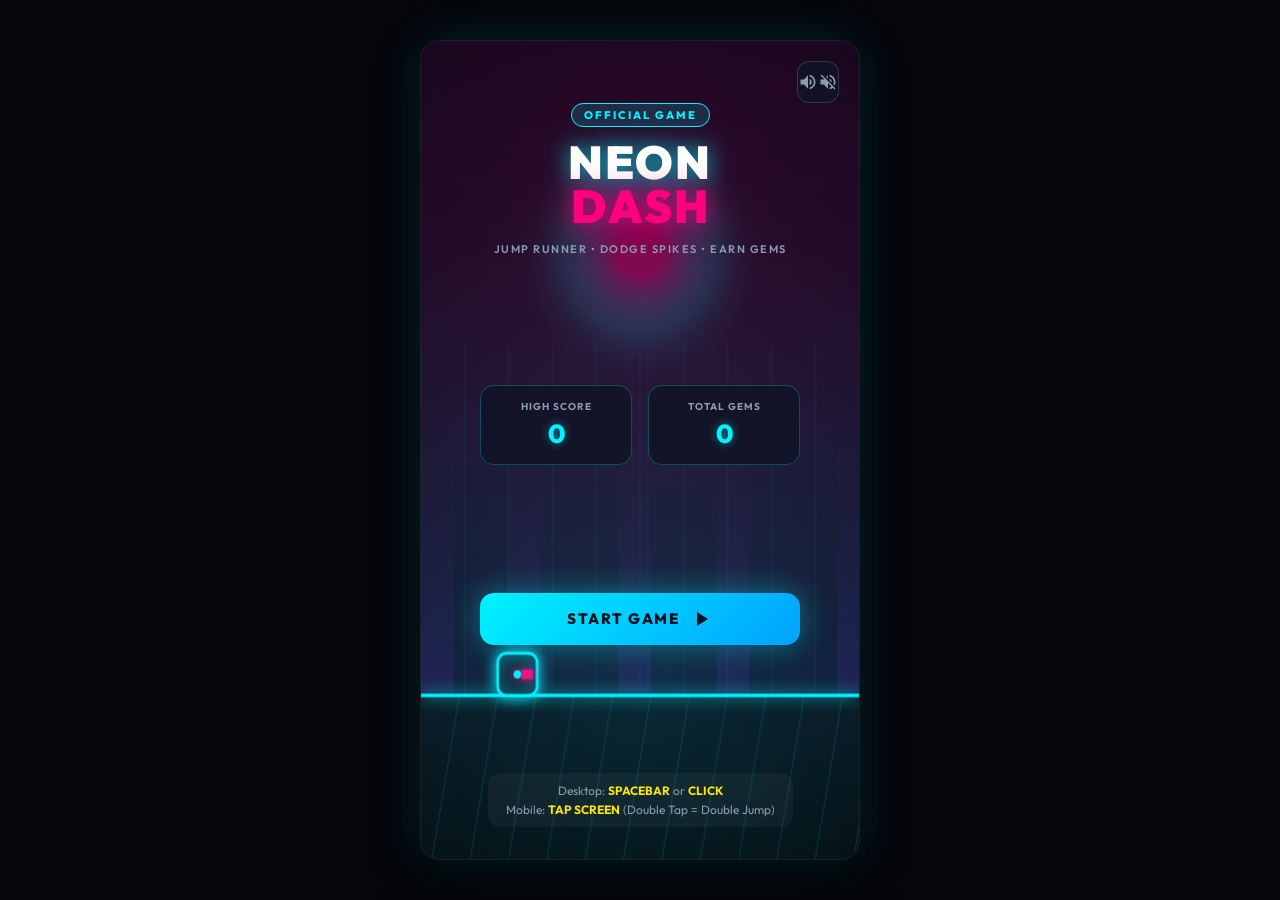
<file: index.html>
<!DOCTYPE html>
<html lang="km">
<head>
  <meta charset="UTF-8">
  <meta name="viewport" content="width=device-width, initial-scale=1.0, maximum-scale=1.0, user-scalable=no">
  <title>Neon Dash: Jump Runner</title>
  <link rel="preconnect" href="https://fonts.googleapis.com">
  <link rel="preconnect" href="https://fonts.gstatic.com" crossorigin>
  <link href="https://fonts.googleapis.com/css2?family=Outfit:wght@400;600;800;900&display=swap" rel="stylesheet">
  <link rel="stylesheet" href="style.css?v=2">
  <link rel="icon" type="image/jpeg" href="icon.jpg">
  <link rel="apple-touch-icon" href="icon.jpg">
  <link rel="manifest" href="manifest.json">
</head>
<body>
  <div id="game-container">
    <!-- Canvas for the game -->
    <canvas id="gameCanvas"></canvas>

    <!-- UI Overlay: Start Screen -->
    <div id="start-screen" class="ui-screen active">
      <div class="logo-box">
        <span class="badge">OFFICIAL GAME</span>
        <h1 id="game-title" class="neon-title">NEON<br><span>DASH</span></h1>
        <p class="subtitle">JUMP RUNNER &bull; DODGE SPIKES &bull; EARN GEMS</p>
      </div>

      <div class="stats-preview">
        <div class="stat-card">
          <span class="stat-label">HIGH SCORE</span>
          <span id="start-high-score" class="stat-val">0</span>
        </div>
        <div class="stat-card">
          <span class="stat-label">TOTAL GEMS</span>
          <span id="start-gems" class="stat-val">0</span>
        </div>
      </div>

      <button id="btn-start" class="btn btn-primary glow-btn">
        <span>START GAME</span>
        <svg viewBox="0 0 24 24" width="24" height="24"><path fill="currentColor" d="M8 5v14l11-7z"/></svg>
      </button>

      <div class="controls-hint">
        <span>Desktop: <b>SPACEBAR</b> or <b>CLICK</b></span>
        <span>Mobile: <b>TAP SCREEN</b> (Double Tap = Double Jump)</span>
      </div>
    </div>

    <!-- UI Overlay: In-Game HUD -->
    <div id="hud" class="ui-screen hidden">
      <div class="hud-top">
        <div class="hud-score">
          <span class="hud-label">SCORE</span>
          <span id="hud-score-val">0</span>
        </div>
        <div class="hud-center">
          <div id="combo-badge" class="combo-badge hidden">2X COMBO!</div>
        </div>
        <div class="hud-gems">
          <svg viewBox="0 0 24 24" width="20" height="20" fill="#00f3ff"><polygon points="12,2 22,8.5 12,22 2,8.5"/></svg>
          <span id="hud-gems-val">0</span>
        </div>
      </div>
    </div>

    <!-- UI Overlay: Game Over Screen -->
    <div id="game-over-screen" class="ui-screen hidden">
      <div class="game-over-card">
        <h2 class="game-over-title">GAME OVER</h2>

        <div class="result-board">
          <div class="result-row">
            <span>Score</span>
            <span id="go-score" class="result-num">0</span>
          </div>
          <div class="result-row">
            <span>Gems Collected</span>
            <span id="go-gems" class="result-num">+0</span>
          </div>
          <div class="result-row highlight">
            <span>Best Score</span>
            <span id="go-high" class="result-num">0</span>
          </div>
        </div>

        <!-- REWARDED AD REVIVE BUTTON -->
        <div id="revive-section" class="revive-box">
          <div class="revive-timer-bar"><div id="revive-progress"></div></div>
          <button id="btn-revive" class="btn btn-ad pulse-btn">
            <div class="ad-badge">AD 🎬</div>
            <div class="ad-text">
              <strong>WATCH AD TO REVIVE</strong>
              <span>Get 1 Extra Life & Shield</span>
            </div>
          </button>
        </div>

        <div class="action-buttons">
          <button id="btn-restart" class="btn btn-secondary">
            <svg viewBox="0 0 24 24" width="20" height="20"><path fill="currentColor" d="M17.65 6.35A7.958 7.958 0 0 0 12 4c-4.42 0-7.99 3.58-7.99 8s3.57 8 7.99 8c3.73 0 6.84-2.55 7.73-6h-2.08A5.99 5.99 0 0 1 12 18c-3.31 0-6-2.69-6-6s2.69-6 6-6c1.66 0 3.14.69 4.22 1.78L13 11h7V4l-2.35 2.35z"/></svg>
            <span>PLAY AGAIN</span>
          </button>
        </div>
      </div>
    </div>

    <!-- SIMULATED REWARDED VIDEO AD POPUP -->
    <div id="ad-modal" class="ui-screen hidden">
      <div class="ad-container">
        <div class="ad-header">
          <span class="ad-tag">SPONSORED 🎬</span>
          <span id="ad-countdown" class="ad-countdown">Reward in 5s...</span>
        </div>
        <div class="ad-body">
          <div class="ad-mock-video">
            <div class="ad-spinner"></div>
            <h3>CYBER ODYSSEY 2077</h3>
            <p>Experience high-speed futuristic action and epic boss battles. Install now for free rewards!</p>
            <div class="ad-game-badge">★★★★★ 4.9 &bull; Top Trending Action</div>
          </div>
        </div>
        <div class="ad-footer">
          <button id="btn-claim-reward" class="btn btn-success hidden">
            <span>CLAIM REWARD & RESUME</span>
          </button>
        </div>
      </div>
    </div>

    <!-- Sound Toggle -->
    <button id="btn-sound" class="sound-toggle" title="Toggle Sound">
      <svg id="sound-on-icon" viewBox="0 0 24 24" width="22" height="22"><path fill="currentColor" d="M3 9v6h4l5 5V4L7 9H3zm13.5 3c0-1.77-1.02-3.29-2.5-4.03v8.05c1.48-.73 2.5-2.25 2.5-4.02zM14 3.23v2.06c2.89.86 5 3.54 5 6.71s-2.11 5.85-5 6.71v2.06c4.01-.91 7-4.49 7-8.77s-2.99-7.86-7-8.77z"/></svg>
      <svg id="sound-off-icon" class="hidden" viewBox="0 0 24 24" width="22" height="22"><path fill="currentColor" d="M16.5 12c0-1.77-1.02-3.29-2.5-4.03v2.21l2.45 2.45c.03-.2.05-.41.05-.63zm2.5 0c0 .94-.2 1.82-.54 2.64l1.51 1.51C20.63 14.91 21 13.5 21 12c0-4.28-2.99-7.86-7-8.77v2.06c2.89.86 5 3.54 5 6.71zM4.27 3L3 4.27l4.73 4.73H3v6h4l5 5v-6.73l4.25 4.25c-.67.52-1.42.93-2.25 1.18v2.06c1.38-.31 2.63-.95 3.69-1.81L19.73 21 21 19.73l-9-9L4.27 3zM12 4L9.91 6.09 12 8.18V4z"/></svg>
    </button>
  </div>

  <script src="game.js?v=6"></script>
  <script>
    if ('serviceWorker' in navigator) {
      window.addEventListener('load', () => {
        navigator.serviceWorker.register('./sw.js').catch(() => {});
      });
    }
  </script>
</body>
</html>
</file>
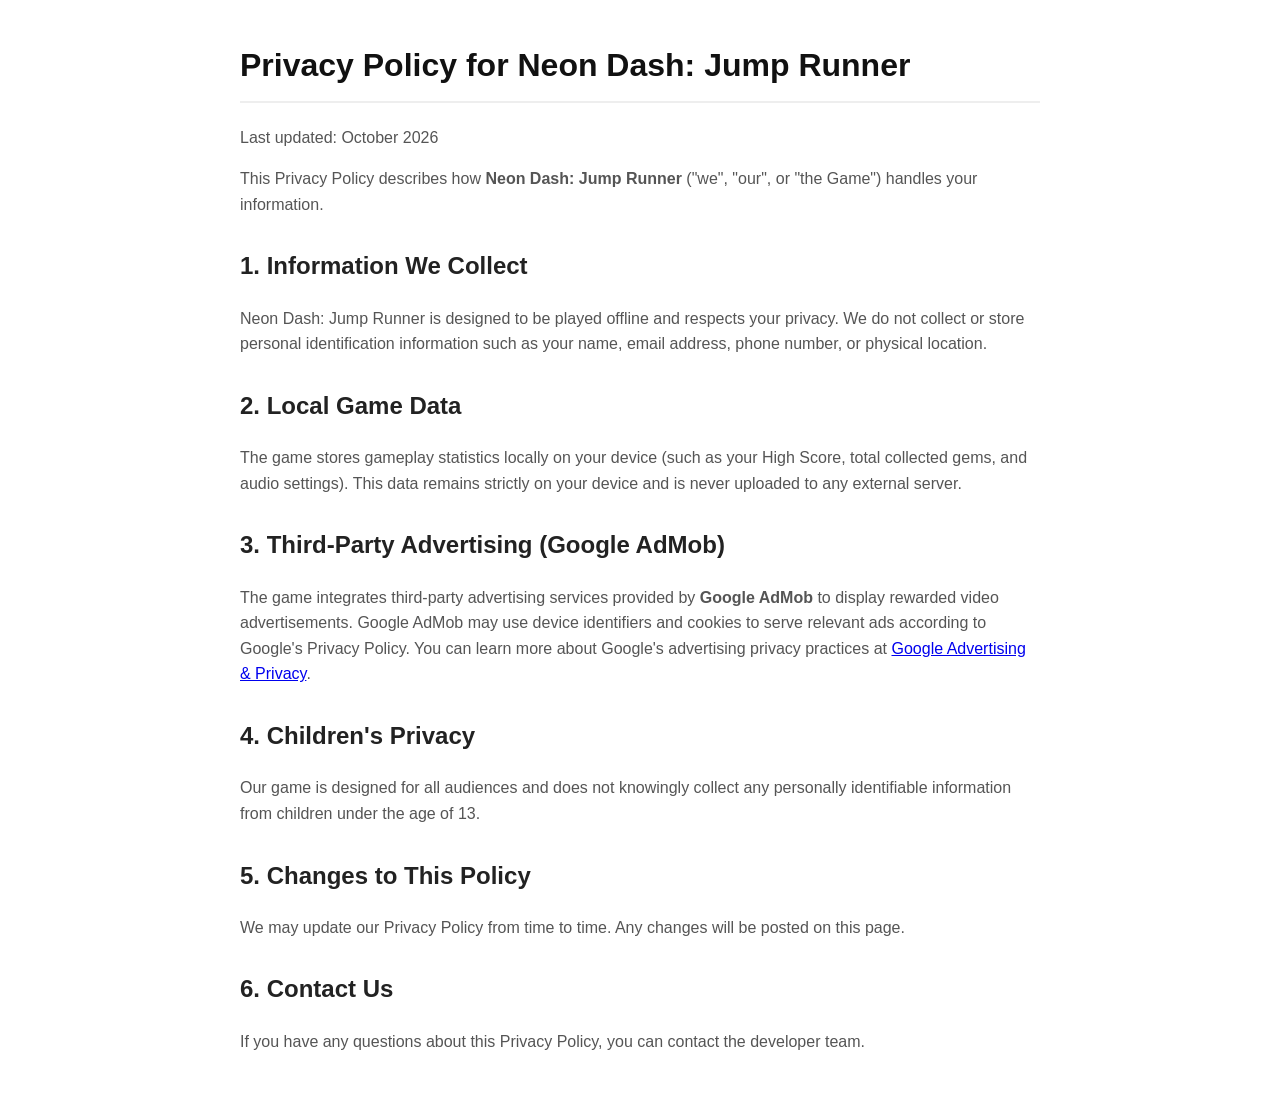
<file: privacy-policy.html>
<!DOCTYPE html>
<html lang="en">
<head>
  <meta charset="UTF-8">
  <meta name="viewport" content="width=device-width, initial-scale=1.0">
  <title>Privacy Policy - Neon Dash: Jump Runner</title>
  <style>
    body { font-family: -apple-system, BlinkMacSystemFont, 'Segoe UI', Roboto, sans-serif; line-height: 1.6; color: #333; max-width: 800px; margin: 40px auto; padding: 0 20px; }
    h1 { color: #111; border-bottom: 2px solid #eee; padding-bottom: 10px; }
    h2 { color: #222; margin-top: 30px; }
    p, li { color: #555; }
  </style>
</head>
<body>
  <h1>Privacy Policy for Neon Dash: Jump Runner</h1>
  <p>Last updated: October 2026</p>

  <p>This Privacy Policy describes how <strong>Neon Dash: Jump Runner</strong> ("we", "our", or "the Game") handles your information.</p>

  <h2>1. Information We Collect</h2>
  <p>Neon Dash: Jump Runner is designed to be played offline and respects your privacy. We do not collect or store personal identification information such as your name, email address, phone number, or physical location.</p>

  <h2>2. Local Game Data</h2>
  <p>The game stores gameplay statistics locally on your device (such as your High Score, total collected gems, and audio settings). This data remains strictly on your device and is never uploaded to any external server.</p>

  <h2>3. Third-Party Advertising (Google AdMob)</h2>
  <p>The game integrates third-party advertising services provided by <strong>Google AdMob</strong> to display rewarded video advertisements. Google AdMob may use device identifiers and cookies to serve relevant ads according to Google's Privacy Policy. You can learn more about Google's advertising privacy practices at <a href="https://policies.google.com/technologies/ads" target="_blank">Google Advertising & Privacy</a>.</p>

  <h2>4. Children's Privacy</h2>
  <p>Our game is designed for all audiences and does not knowingly collect any personally identifiable information from children under the age of 13.</p>

  <h2>5. Changes to This Policy</h2>
  <p>We may update our Privacy Policy from time to time. Any changes will be posted on this page.</p>

  <h2>6. Contact Us</h2>
  <p>If you have any questions about this Privacy Policy, you can contact the developer team.</p>
</body>
</html>
</file>
<file: style.css>
* {
  box-sizing: border-box;
  margin: 0;
  padding: 0;
  user-select: none;
  -webkit-user-select: none;
  -webkit-tap-highlight-color: transparent;
}

:root {
  --bg-dark: #0a0a14;
  --neon-cyan: #00f3ff;
  --neon-magenta: #ff007f;
  --neon-gold: #ffe600;
  --neon-green: #00ff88;
  --text-main: #f0f4ff;
  --text-muted: #8b9bb4;
  --panel-bg: rgba(18, 20, 38, 0.88);
  --panel-border: rgba(0, 243, 255, 0.25);
  --font-family: 'Outfit', -apple-system, BlinkMacSystemFont, 'Segoe UI', Roboto, sans-serif;
}

body {
  background-color: #05050a;
  color: var(--text-main);
  font-family: var(--font-family);
  min-height: 100vh;
  display: flex;
  align-items: center;
  justify-content: center;
  overflow: hidden;
}

#game-container {
  position: relative;
  width: 100vw;
  max-width: 440px;
  height: 100vh;
  max-height: 820px;
  background-color: var(--bg-dark);
  box-shadow: 0 0 50px rgba(0, 243, 255, 0.15), 0 20px 40px rgba(0, 0, 0, 0.8);
  overflow: hidden;
  border-radius: 20px;
  border: 1px solid rgba(255, 255, 255, 0.08);
}

@media (max-width: 480px) {
  #game-container {
    max-width: 100vw;
    max-height: 100vh;
    border-radius: 0;
    border: none;
  }
}

canvas {
  display: block;
  width: 100%;
  height: 100%;
  image-rendering: -webkit-optimize-contrast;
  image-rendering: crisp-edges;
}

/* UI Overlays */
.ui-screen {
  position: absolute;
  inset: 0;
  display: flex;
  flex-direction: column;
  align-items: center;
  justify-content: space-between;
  padding: 32px 24px;
  pointer-events: auto;
  transition: opacity 0.3s cubic-bezier(0.16, 1, 0.3, 1), transform 0.3s cubic-bezier(0.16, 1, 0.3, 1);
  z-index: 10;
}

.ui-screen.hidden {
  opacity: 0;
  pointer-events: none;
  transform: scale(0.96);
}

.ui-screen.active {
  opacity: 1;
  pointer-events: auto;
  transform: scale(1);
}

/* Start Screen */
#start-screen {
  background: radial-gradient(circle at 50% 20%, rgba(255, 0, 127, 0.15), transparent 70%),
              radial-gradient(circle at 50% 80%, rgba(0, 243, 255, 0.12), transparent 70%);
}

.logo-box {
  text-align: center;
  margin-top: 30px;
}

.badge {
  display: inline-block;
  padding: 4px 12px;
  font-size: 11px;
  font-weight: 800;
  letter-spacing: 2px;
  background: rgba(0, 243, 255, 0.15);
  border: 1px solid var(--neon-cyan);
  color: var(--neon-cyan);
  border-radius: 20px;
  margin-bottom: 14px;
}

.neon-title {
  font-size: 46px;
  font-weight: 900;
  line-height: 0.95;
  letter-spacing: 2px;
  color: #fff;
  text-shadow: 0 0 20px rgba(0, 243, 255, 0.6), 0 0 40px rgba(0, 243, 255, 0.3);
}

.neon-title span {
  color: var(--neon-magenta);
  text-shadow: 0 0 20px rgba(255, 0, 127, 0.7), 0 0 40px rgba(255, 0, 127, 0.4);
}

.subtitle {
  font-size: 11px;
  font-weight: 600;
  color: var(--text-muted);
  letter-spacing: 1.5px;
  margin-top: 14px;
}

.stats-preview {
  display: flex;
  gap: 16px;
  width: 100%;
  max-width: 320px;
}

.stat-card {
  flex: 1;
  background: var(--panel-bg);
  border: 1px solid var(--panel-border);
  backdrop-filter: blur(12px);
  padding: 14px;
  border-radius: 14px;
  text-align: center;
}

.stat-label {
  display: block;
  font-size: 10px;
  font-weight: 700;
  color: var(--text-muted);
  letter-spacing: 1px;
  margin-bottom: 4px;
}

.stat-val {
  font-size: 26px;
  font-weight: 800;
  color: var(--neon-cyan);
  text-shadow: 0 0 10px rgba(0, 243, 255, 0.5);
}

.controls-hint {
  font-size: 12px;
  color: var(--text-muted);
  display: flex;
  flex-direction: column;
  gap: 4px;
  text-align: center;
  background: rgba(255, 255, 255, 0.04);
  padding: 10px 18px;
  border-radius: 12px;
}

.controls-hint b {
  color: var(--neon-gold);
}

/* In-game HUD */
#hud {
  pointer-events: none;
  justify-content: flex-start;
  padding: 20px 20px;
}

.hud-top {
  display: flex;
  justify-content: space-between;
  align-items: center;
  width: 100%;
}

.hud-score {
  background: var(--panel-bg);
  border: 1px solid rgba(255, 255, 255, 0.12);
  backdrop-filter: blur(10px);
  padding: 8px 16px;
  border-radius: 12px;
  display: flex;
  flex-direction: column;
  align-items: flex-start;
}

.hud-label {
  font-size: 9px;
  font-weight: 700;
  color: var(--text-muted);
  letter-spacing: 1px;
}

#hud-score-val {
  font-size: 24px;
  font-weight: 900;
  color: #fff;
  letter-spacing: 1px;
}

.hud-gems {
  background: var(--panel-bg);
  border: 1px solid rgba(0, 243, 255, 0.3);
  backdrop-filter: blur(10px);
  padding: 8px 14px;
  border-radius: 12px;
  display: flex;
  align-items: center;
  gap: 8px;
  font-weight: 800;
  font-size: 18px;
  color: var(--neon-cyan);
  margin-right: 52px;
}

.combo-badge {
  padding: 6px 14px;
  border-radius: 20px;
  background: linear-gradient(135deg, var(--neon-magenta), #ff7700);
  color: #fff;
  font-weight: 900;
  font-size: 13px;
  letter-spacing: 1.5px;
  box-shadow: 0 0 15px rgba(255, 0, 127, 0.6);
  animation: pulseCombo 0.6s infinite alternate;
}

.combo-badge.hidden {
  display: none;
}

@keyframes pulseCombo {
  0% { transform: scale(0.95); }
  100% { transform: scale(1.08); }
}

/* Game Over Screen */
#game-over-screen {
  background: rgba(7, 8, 18, 0.88);
  backdrop-filter: blur(12px);
  justify-content: center;
  gap: 20px;
}

.game-over-card {
  width: 100%;
  max-width: 340px;
  background: var(--panel-bg);
  border: 1px solid var(--panel-border);
  border-radius: 22px;
  padding: 28px 24px;
  text-align: center;
  box-shadow: 0 10px 40px rgba(0, 0, 0, 0.6);
}

.game-over-title {
  font-size: 30px;
  font-weight: 900;
  letter-spacing: 2px;
  color: var(--neon-magenta);
  text-shadow: 0 0 20px rgba(255, 0, 127, 0.6);
  margin-bottom: 20px;
}

.result-board {
  background: rgba(0, 0, 0, 0.3);
  border-radius: 14px;
  padding: 14px 18px;
  display: flex;
  flex-direction: column;
  gap: 10px;
  margin-bottom: 20px;
}

.result-row {
  display: flex;
  justify-content: space-between;
  align-items: center;
  font-size: 14px;
  color: var(--text-muted);
}

.result-row.highlight {
  border-top: 1px solid rgba(255, 255, 255, 0.08);
  padding-top: 8px;
  color: #fff;
  font-weight: 700;
}

.result-num {
  font-size: 20px;
  font-weight: 800;
  color: #fff;
}

.result-row.highlight .result-num {
  color: var(--neon-gold);
}

/* REWARDED AD BUTTON */
.revive-box {
  margin-bottom: 16px;
}

.revive-timer-bar {
  width: 100%;
  height: 4px;
  background: rgba(255, 255, 255, 0.1);
  border-radius: 4px;
  overflow: hidden;
  margin-bottom: 8px;
}

#revive-progress {
  width: 100%;
  height: 100%;
  background: var(--neon-green);
  transition: width 0.1s linear;
}

.btn-ad {
  width: 100%;
  background: linear-gradient(135deg, rgba(0, 255, 136, 0.2), rgba(0, 243, 255, 0.15));
  border: 1.5px solid var(--neon-green);
  border-radius: 14px;
  padding: 12px 14px;
  display: flex;
  align-items: center;
  gap: 12px;
  cursor: pointer;
  box-shadow: 0 0 20px rgba(0, 255, 136, 0.25);
}

.pulse-btn {
  animation: adPulse 1.2s infinite;
}

@keyframes adPulse {
  0%, 100% { box-shadow: 0 0 15px rgba(0, 255, 136, 0.3); transform: scale(1); }
  50% { box-shadow: 0 0 30px rgba(0, 255, 136, 0.6); transform: scale(1.02); }
}

.ad-badge {
  background: var(--neon-green);
  color: #062b19;
  font-weight: 900;
  font-size: 12px;
  padding: 6px 10px;
  border-radius: 8px;
  letter-spacing: 0.5px;
}

.ad-text {
  text-align: left;
  display: flex;
  flex-direction: column;
}

.ad-text strong {
  color: #fff;
  font-size: 14px;
  letter-spacing: 0.5px;
}

.ad-text span {
  color: var(--neon-green);
  font-size: 11px;
}

/* General Buttons */
.btn {
  font-family: var(--font-family);
  border: none;
  border-radius: 14px;
  padding: 14px 28px;
  font-weight: 800;
  font-size: 15px;
  letter-spacing: 1.5px;
  cursor: pointer;
  display: flex;
  align-items: center;
  justify-content: center;
  gap: 10px;
  transition: transform 0.15s ease, filter 0.15s ease;
}

.btn:active {
  transform: scale(0.96);
}

.btn-primary {
  width: 100%;
  max-width: 320px;
  background: linear-gradient(135deg, var(--neon-cyan), #00a2ff);
  color: #04101e;
  box-shadow: 0 0 30px rgba(0, 243, 255, 0.4);
}

.glow-btn:hover {
  filter: brightness(1.15);
  box-shadow: 0 0 40px rgba(0, 243, 255, 0.6);
}

.btn-secondary {
  width: 100%;
  background: rgba(255, 255, 255, 0.08);
  border: 1px solid rgba(255, 255, 255, 0.15);
  color: #fff;
}

.btn-secondary:hover {
  background: rgba(255, 255, 255, 0.15);
}

.btn-success {
  background: var(--neon-green);
  color: #052615;
  width: 100%;
  box-shadow: 0 0 25px rgba(0, 255, 136, 0.5);
}

/* AD MODAL */
#ad-modal {
  background: rgba(0, 0, 0, 0.94);
  justify-content: center;
  z-index: 100;
}

.ad-container {
  width: 100%;
  max-width: 360px;
  background: #121422;
  border: 1px solid rgba(0, 255, 136, 0.4);
  border-radius: 20px;
  padding: 24px;
  text-align: center;
}

.ad-header {
  display: flex;
  justify-content: space-between;
  align-items: center;
  margin-bottom: 20px;
  padding-bottom: 12px;
  border-bottom: 1px solid rgba(255, 255, 255, 0.08);
}

.ad-tag {
  font-size: 11px;
  font-weight: 700;
  color: var(--neon-cyan);
  background: rgba(0, 243, 255, 0.1);
  padding: 4px 8px;
  border-radius: 6px;
}

.ad-countdown {
  font-size: 13px;
  font-weight: 800;
  color: var(--neon-gold);
}

.ad-body {
  padding: 30px 10px;
}

.ad-mock-video {
  display: flex;
  flex-direction: column;
  align-items: center;
  gap: 14px;
}

.ad-mock-video h3 {
  font-size: 18px;
  font-weight: 800;
  letter-spacing: 1px;
}

.ad-mock-video p {
  font-size: 12px;
  color: var(--text-muted);
  line-height: 1.5;
}

.ad-game-badge {
  margin-top: 8px;
  background: rgba(0, 243, 255, 0.12);
  border: 1px solid rgba(0, 243, 255, 0.4);
  color: var(--neon-cyan);
  font-size: 12px;
  font-weight: 800;
  padding: 6px 16px;
  border-radius: 20px;
  letter-spacing: 0.5px;
}

.ad-spinner {
  width: 50px;
  height: 50px;
  border: 4px solid rgba(0, 255, 136, 0.2);
  border-top-color: var(--neon-green);
  border-radius: 50%;
  animation: spin 0.8s linear infinite;
  margin-bottom: 10px;
}

@keyframes spin {
  to { transform: rotate(360deg); }
}

/* Sound Toggle */
.sound-toggle {
  position: absolute;
  top: 20px;
  right: 20px;
  z-index: 50;
  background: var(--panel-bg);
  border: 1px solid rgba(255, 255, 255, 0.15);
  backdrop-filter: blur(10px);
  color: var(--text-muted);
  width: 42px;
  height: 42px;
  border-radius: 12px;
  display: flex;
  align-items: center;
  justify-content: center;
  cursor: pointer;
  transition: all 0.2s;
}

.sound-toggle:hover {
  color: #fff;
  border-color: var(--neon-cyan);
}
</file>
